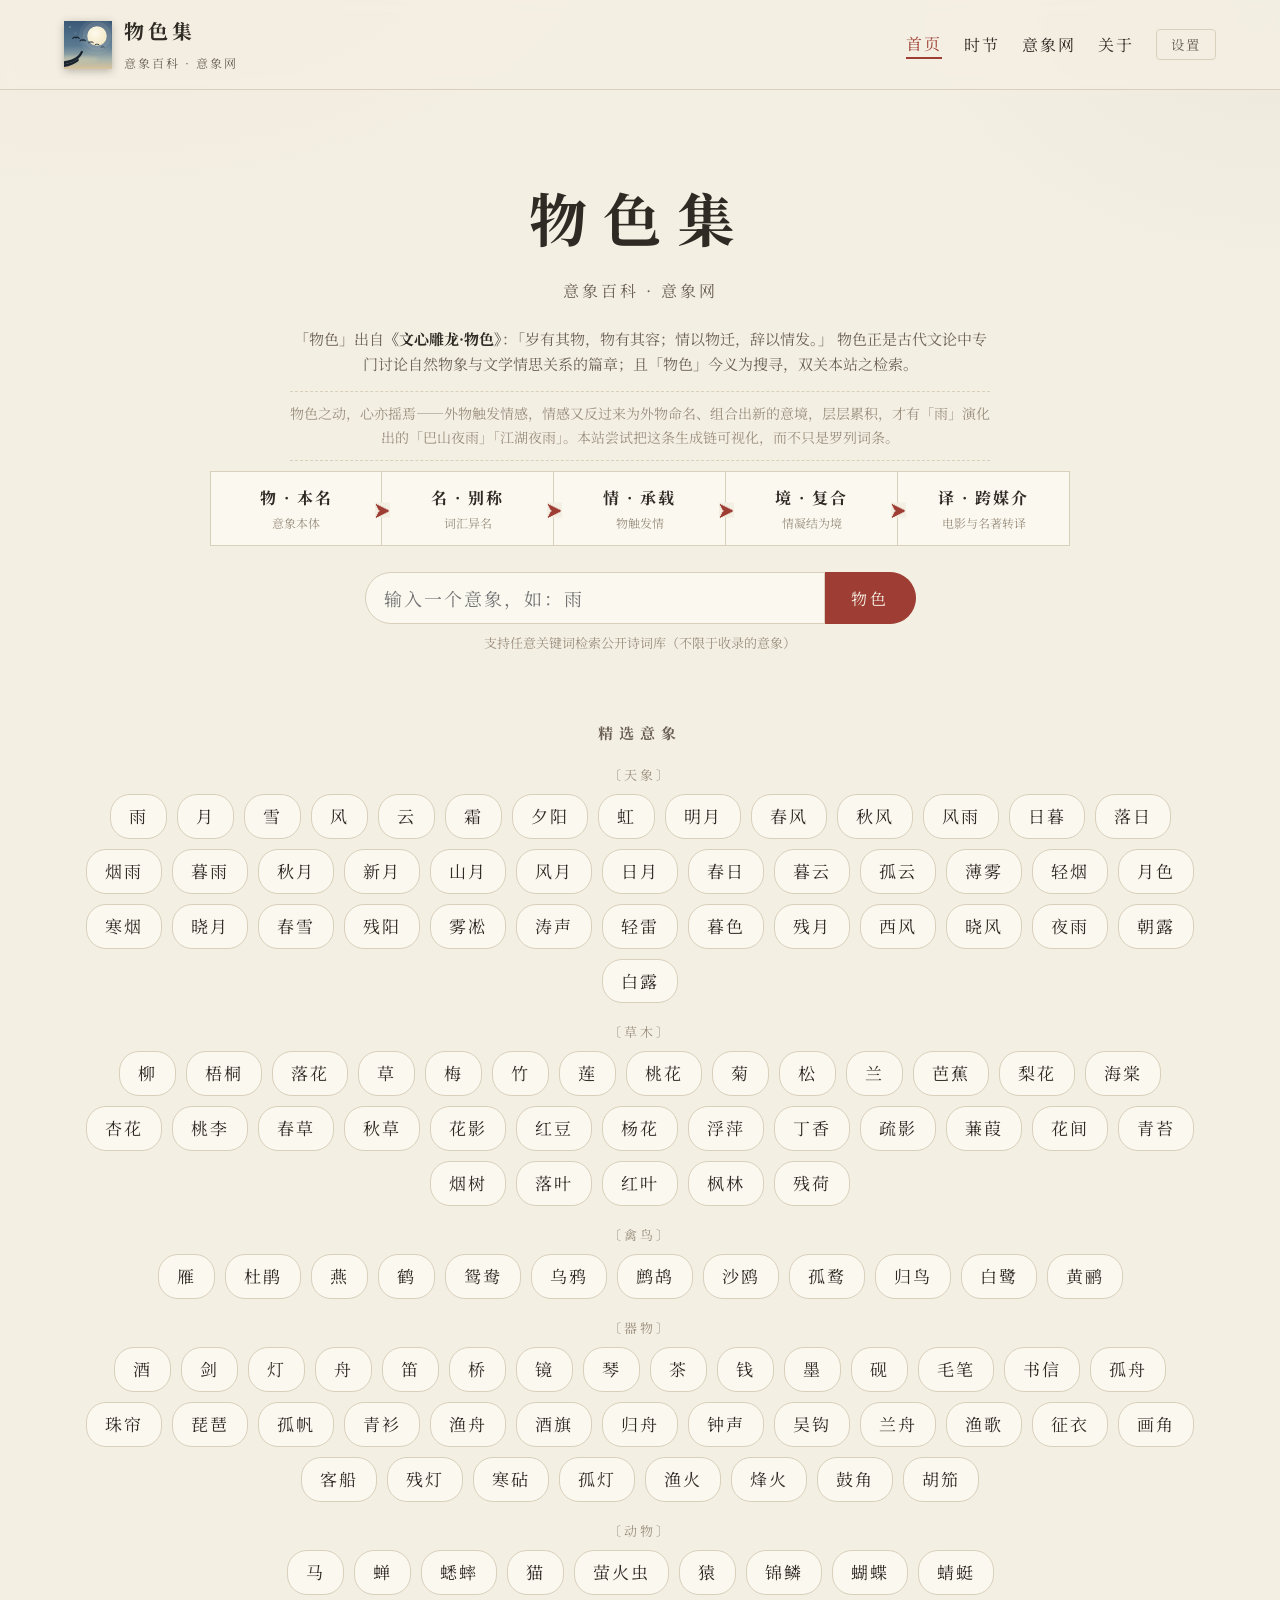
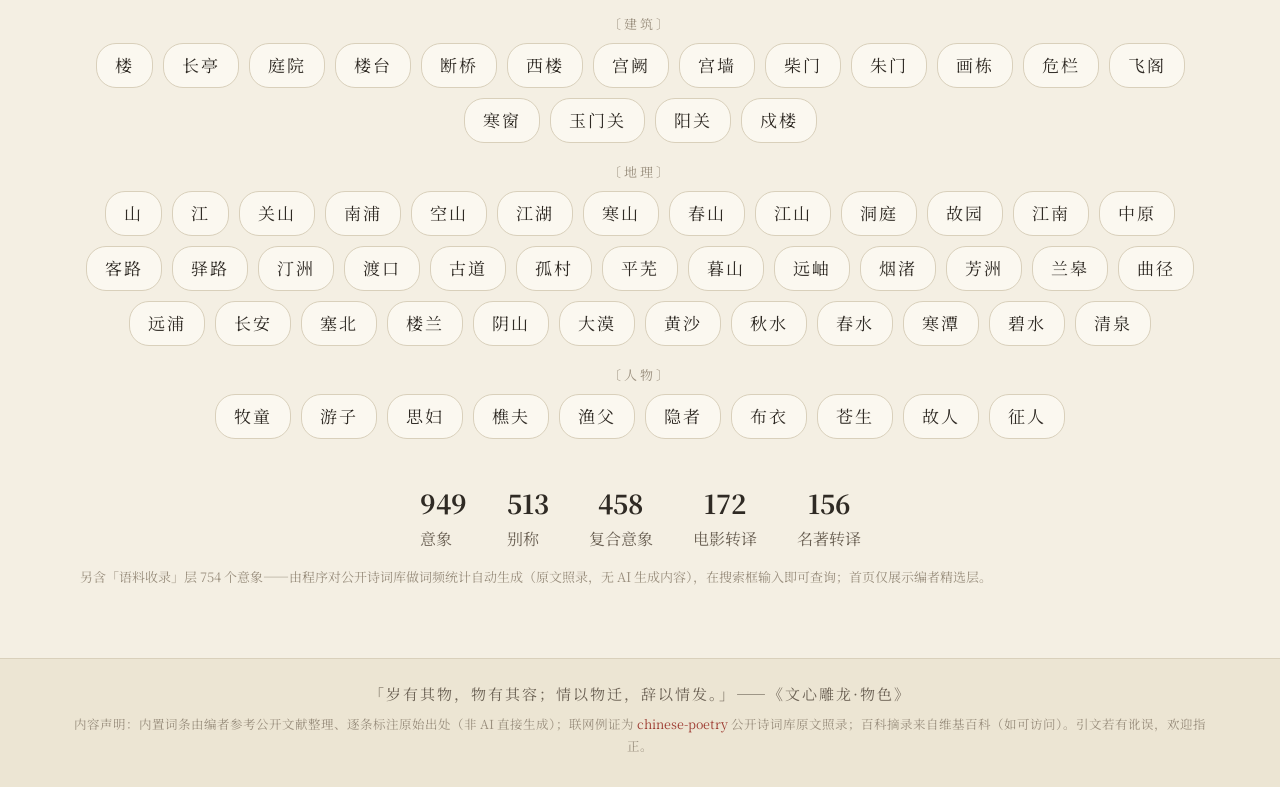
<file: index.html>
<!DOCTYPE html>
<html lang="zh-CN">
<head>
<meta charset="UTF-8">
<meta name="viewport" content="width=device-width, initial-scale=1.0">
<title>物色集 · 意象百科与意象网</title>
<link rel="icon" type="image/svg+xml" href="favicon.svg?v=20260825">
<link rel="alternate icon" type="image/png" href="apple-touch-icon.png?v=20260825">
<link rel="apple-touch-icon" href="apple-touch-icon.png?v=20260825">
<meta name="description" content="物色集——检索中国古典文学中意象的别称、历代流变、电影描写，并绘制意象关系网络。数据来自公开诗词数据库，无 AI 生成内容。">
<link rel="preconnect" href="https://fonts.googleapis.com">
<link rel="preconnect" href="https://fonts.gstatic.com" crossorigin>
<link href="https://fonts.googleapis.com/css2?family=Noto+Serif+SC:wght@400;500;600;700;900&family=Ma+Shan+Zheng&display=swap" rel="stylesheet">
<link rel="stylesheet" href="css/style.css">
</head>
<body>

<header class="site-header">
  <a class="brand" href="#/">
    <span class="seal" aria-hidden="true">
      <svg viewBox="0 0 64 64">
        <defs>
          <linearGradient id="wgNight" x1="0" y1="0" x2="0" y2="1">
            <stop offset="0" stop-color="#3A5876"/>
            <stop offset=".52" stop-color="#5A7A92"/>
            <stop offset=".8" stop-color="#A7B4AC"/>
            <stop offset="1" stop-color="#DAC49C"/>
          </linearGradient>
          <radialGradient id="wgMoon" cx=".4" cy=".35" r=".85">
            <stop offset="0" stop-color="#FDF9EC"/>
            <stop offset="1" stop-color="#F0E4BC"/>
          </radialGradient>
          <filter id="wgMist"><feGaussianBlur stdDeviation="2"/></filter>
        </defs>
        <rect width="64" height="64" fill="url(#wgNight)"/>
        <circle cx="44" cy="20" r="24" fill="#F7EFDA" opacity=".07"/>
        <circle cx="44" cy="20" r="19" fill="#F7EFDA" opacity=".11"/>
        <circle cx="44" cy="20" r="13" fill="url(#wgMoon)"/>
        <circle cx="8"  cy="8"  r=".9"  fill="#F2EBD6" opacity=".6"/>
        <circle cx="15" cy="16" r=".75" fill="#F2EBD6" opacity=".45"/>
        <ellipse cx="18" cy="51" rx="28" ry="4.5" fill="#EDD9AC" opacity=".28" filter="url(#wgMist)"/>
        <g stroke="#1C2733" stroke-width="1.4" stroke-linecap="round" fill="none">
          <path transform="translate(16 22) scale(1.25)"   d="M-3.4 .9 Q-1.3 -1.3 0 .3 Q1.3 -1.3 3.4 .9"/>
          <path transform="translate(25 25.5) scale(1.05)" d="M-3.4 .9 Q-1.3 -1.3 0 .3 Q1.3 -1.3 3.4 .9"/>
          <path transform="translate(36 28) scale(.92)"    d="M-3.4 .9 Q-1.3 -1.3 0 .3 Q1.3 -1.3 3.4 .9"/>
          <path transform="translate(44 31) scale(.78)"    d="M-3.4 .9 Q-1.3 -1.3 0 .3 Q1.3 -1.3 3.4 .9"/>
          <path transform="translate(51.5 34.5) scale(.62)" d="M-3.4 .9 Q-1.3 -1.3 0 .3 Q1.3 -1.3 3.4 .9"/>
        </g>
        <g fill="#18232E">
          <path d="M0 64 L0 53.5 C7 52.6 13.4 50.4 18 46.6 C20 44.9 21.6 42.7 22.6 40.2 L25.2 41.4 C24 44.6 22.1 47.4 19.5 49.8 C15.2 53.8 8.6 56.6 0 57.6 Z"/>
          <path d="M0 61.4 C7.6 60.4 14.6 57.4 19.5 53.4 L19.5 49.8 C15.2 53.8 8.6 56.6 0 57.6 Z"/>
          <circle cx="23.9" cy="40.8" r="1.2"/>
        </g>
      </svg>
    </span>
    <span class="brand-text">
      <strong>物色集</strong>
      <small>意象百科 · 意象网</small>
    </span>
  </a>
  <nav class="site-nav">
    <a href="#/" data-nav="home">首页</a>
    <a href="#/season" data-nav="season">时节</a>
    <a href="#/net" data-nav="net">意象网</a>
    <a href="#/about" data-nav="about">关于</a>
    <button id="btn-settings" class="ghost-btn" type="button">设置</button>
  </nav>
</header>

<main id="view"></main>

<footer class="site-footer">
  <p class="motto">「岁有其物，物有其容；情以物迁，辞以情发。」——《文心雕龙·物色》</p>
  <p class="colophon">
    内容声明：内置词条由编者参考公开文献整理、逐条标注原始出处（非 AI 直接生成）；联网例证为
    <a href="https://github.com/chinese-poetry/chinese-poetry" target="_blank" rel="noopener">chinese-poetry</a>
    公开诗词库原文照录；百科摘录来自维基百科（如可访问）。引文若有讹误，欢迎指正。
  </p>
</footer>

<!-- 设置弹窗 -->
<div id="modal-settings" class="modal hidden" role="dialog" aria-modal="true" aria-label="设置">
  <div class="modal-card">
    <button class="modal-close" type="button" aria-label="关闭">×</button>
    <h3>设置</h3>
    <section>
      <h4>数据镜像</h4>
      <p id="mirror-status" class="muted">未检测</p>
      <button id="btn-mirror-test" class="ghost-btn" type="button">测试并选择最快镜像</button>
    </section>
    <section>
      <h4>本地缓存</h4>
      <p id="cache-status" class="muted">—</p>
      <button id="btn-cache-clear" class="ghost-btn" type="button">清除已缓存数据</button>
    </section>
    <section>
      <h4>代理地址（第二阶段预留）</h4>
      <input id="input-proxy" type="text" placeholder="例如 http://127.0.0.1:8787 （未实现，保存备用）">
      <p class="muted">第二阶段将提供本地代理以接入 ctext.org（中华典籍）等有跨域限制的数据源。</p>
    </section>
  </div>
</div>

<script src="js/data.js"></script>
<script src="js/data-auto.js"></script>
<script src="js/sources.js"></script>
<script src="js/graph.js"></script>
<script src="js/app.js"></script>
</body>
</html>
</file>
<file: css/style.css>
/* ============ 物色集 · 水墨风 ============ */
:root {
  --paper: #f4efe3;
  --paper-deep: #ece5d3;
  --card: #fbf8f0;
  --ink: #2f2a24;
  --ink-soft: #6b6154;
  --ink-faint: #9a8f7e;
  --cinnabar: #9e3d33;      /* 朱砂 */
  --cinnabar-deep: #7c2d26;
  --line: #d9d0bb;
  --line-soft: #e6dfcc;
  --jade: #4a6b57;          /* 黛绿 */
  --indigo: #54627f;        /* 黛蓝 */
  --shadow: 0 2px 10px rgba(63, 54, 40, 0.08);
  --serif: "Noto Serif SC", "Source Han Serif SC", "STZhongsong", "SimSun", serif;
  --brush: "Ma Shan Zheng", "Noto Serif SC", "STKaiti", "KaiTi", serif;
}

* { box-sizing: border-box; margin: 0; padding: 0; }

html { scroll-behavior: smooth; }

body {
  font-family: var(--serif);
  color: var(--ink);
  background:
    radial-gradient(ellipse 900px 500px at 8% -4%, rgba(158, 61, 51, 0.045), transparent 60%),
    radial-gradient(ellipse 700px 500px at 100% 0%, rgba(74, 107, 87, 0.05), transparent 55%),
    radial-gradient(ellipse 800px 600px at 50% 110%, rgba(107, 97, 84, 0.06), transparent 60%),
    var(--paper);
  min-height: 100vh;
  display: flex;
  flex-direction: column;
  line-height: 1.7;
}

a { color: var(--cinnabar); text-decoration: none; }
a:hover { text-decoration: underline; }

/* ============ 顶栏 ============ */
.site-header {
  display: flex;
  align-items: center;
  justify-content: space-between;
  padding: 14px 5vw;
  border-bottom: 1px solid var(--line);
  background: rgba(244, 239, 227, 0.9);
  position: sticky;
  top: 0;
  z-index: 50;
  backdrop-filter: blur(6px);
}

.brand { display: flex; align-items: center; gap: 12px; color: var(--ink); }
.brand:hover { text-decoration: none; }

.seal {
  display: block;
  width: 48px;
  height: 48px;
  flex-shrink: 0;
}
.seal svg {
  display: block;
  width: 100%;
  height: 100%;
  border-radius: 0;
  box-shadow: 0 2px 8px rgba(43, 38, 32, 0.3);
  transition: transform 0.25s ease;
}
.brand:hover .seal svg { transform: rotate(-3deg) scale(1.03); }

.brand-text strong { font-size: 20px; letter-spacing: 4px; display: block; }
.brand-text small { color: var(--ink-soft); letter-spacing: 2px; font-size: 12px; }

.site-nav { display: flex; align-items: center; gap: 22px; }
.site-nav a { color: var(--ink); letter-spacing: 2px; }
.site-nav a:hover { color: var(--cinnabar); text-decoration: none; }
.site-nav a.active { color: var(--cinnabar); border-bottom: 2px solid var(--cinnabar); }

.ghost-btn {
  font-family: var(--serif);
  background: transparent;
  border: 1px solid var(--line);
  color: var(--ink-soft);
  padding: 5px 14px;
  border-radius: 4px;
  cursor: pointer;
  letter-spacing: 2px;
  transition: all 0.2s;
}
.ghost-btn:hover { border-color: var(--cinnabar); color: var(--cinnabar); }

/* ============ 主区 ============ */
#view { flex: 1; width: min(1120px, 92vw); margin: 0 auto; padding: 36px 0 70px; }

.hidden { display: none !important; }
.muted { color: var(--ink-faint); font-size: 13px; }

/* ============ 首页 ============ */
.hero { text-align: center; padding: 42px 0 26px; }
.hero h1 {
  font-size: clamp(38px, 6vw, 58px);
  letter-spacing: 16px;
  font-weight: 700;
  margin-bottom: 10px;
}
.hero .subtitle { color: var(--ink-soft); letter-spacing: 3px; margin-bottom: 22px; }
.hero .origin {
  max-width: 700px;
  margin: 0 auto 6px;
  color: var(--ink-soft);
  font-size: 15px;
}
.hero .origin strong { color: var(--ink); }
.hero .thesis {
  max-width: 700px;
  margin: 14px auto 0;
  font-size: 14px;
  color: var(--ink-faint);
  border-top: 1px dashed var(--line);
  border-bottom: 1px dashed var(--line);
  padding: 10px 0;
}

.search-box { display: flex; justify-content: center; margin: 26px 0 8px; }
.search-box input {
  font-family: var(--serif);
  width: min(460px, 80vw);
  font-size: 18px;
  padding: 12px 18px;
  border: 1.5px solid var(--line);
  border-radius: 26px 0 0 26px;
  background: var(--card);
  color: var(--ink);
  outline: none;
  letter-spacing: 2px;
}
.search-box input:focus { border-color: var(--cinnabar); }
.search-box button {
  font-family: var(--serif);
  font-size: 16px;
  letter-spacing: 3px;
  padding: 12px 26px;
  border: 1.5px solid var(--cinnabar);
  border-left: none;
  border-radius: 0 26px 26px 0;
  background: var(--cinnabar);
  color: #f7f2e6;
  cursor: pointer;
}
.search-box button:hover { background: var(--cinnabar-deep); }
.search-hint { text-align: center; color: var(--ink-faint); font-size: 13px; }

.quick-tags { margin-top: 40px; }
.quick-tags h3, .section-title {
  font-size: 15px;
  letter-spacing: 6px;
  color: var(--ink-soft);
  text-align: center;
  margin-bottom: 18px;
}
.tag-group { margin-bottom: 18px; }
.tag-group .group-label {
  font-size: 13px;
  color: var(--ink-faint);
  letter-spacing: 3px;
  text-align: center;
  margin-bottom: 8px;
}
.tag-cloud { display: flex; flex-wrap: wrap; gap: 10px; justify-content: center; }
.tag {
  font-size: 17px;
  padding: 7px 18px;
  border: 1px solid var(--line);
  border-radius: 20px;
  color: var(--ink);
  background: var(--card);
  letter-spacing: 2px;
  cursor: pointer;
  transition: all 0.18s;
}
.tag:hover {
  border-color: var(--cinnabar);
  color: var(--cinnabar);
  transform: translateY(-2px);
  text-decoration: none;
  box-shadow: var(--shadow);
}

.home-stats {
  display: flex;
  justify-content: center;
  gap: 40px;
  margin-top: 42px;
  color: var(--ink-soft);
}
.home-stats b { display: block; text-align: center; font-size: 26px; color: var(--ink); }

/* 生成链示意（首页） */
.layer-strip {
  display: flex;
  justify-content: center;
  align-items: stretch;
  gap: 0;
  flex-wrap: wrap;
  margin: 10px auto 0;
  max-width: 860px;
}
.layer-cell {
  flex: 1 1 130px;
  min-width: 120px;
  text-align: center;
  padding: 12px 8px;
  border: 1px solid var(--line);
  background: var(--card);
  position: relative;
}
.layer-cell + .layer-cell { border-left: none; }
.layer-cell b { display: block; font-size: 16px; letter-spacing: 2px; }
.layer-cell span { font-size: 12px; color: var(--ink-faint); display: block; margin-top: 2px; }
.layer-cell .arrow {
  position: absolute;
  right: -9px;
  top: 50%;
  transform: translateY(-50%);
  z-index: 2;
  color: var(--cinnabar);
  font-size: 15px;
  background: var(--paper);
  line-height: 1;
}

/* ============ 通用卡片与徽标 ============ */
.card {
  background: var(--card);
  border: 1px solid var(--line-soft);
  border-radius: 8px;
  padding: 20px 22px;
  box-shadow: var(--shadow);
}

.badge {
  display: inline-block;
  font-size: 11px;
  letter-spacing: 1px;
  padding: 1px 8px;
  border-radius: 3px;
  border: 1px solid;
  vertical-align: 2px;
  white-space: nowrap;
}
.badge a { color: inherit; }
.badge-curated { color: var(--cinnabar); border-color: rgba(158, 61, 51, 0.4); background: rgba(158, 61, 51, 0.06); }
.badge-auto { color: var(--jade); border-color: rgba(74, 107, 87, 0.45); background: rgba(74, 107, 87, 0.08); }
.badge-db { color: var(--jade); border-color: rgba(74, 107, 87, 0.4); background: rgba(74, 107, 87, 0.07); }
.badge-wiki { color: var(--indigo); border-color: rgba(84, 98, 127, 0.4); background: rgba(84, 98, 127, 0.07); }
.badge-editor { color: var(--ink-soft); border-color: var(--line); background: var(--paper-deep); }

/* 语料收录层 */
.auto-note { margin-top: 14px; font-size: 13px; line-height: 1.7; }
.stat-bars { display: flex; flex-direction: column; gap: 10px; max-width: 560px; }
.stat-bar-row { display: flex; align-items: center; gap: 12px; }
.stat-label { width: 110px; text-align: right; font-size: 13.5px; color: var(--ink-soft); flex-shrink: 0; }
.stat-track { flex: 1; height: 12px; background: var(--paper-deep); border: 1px solid var(--line-soft); border-radius: 6px; overflow: hidden; }
.stat-fill { display: block; height: 100%; background: linear-gradient(90deg, #9e3d33, #c07a5a); border-radius: 6px; }
.stat-num { width: 40px; font-size: 12.5px; color: var(--ink-faint); }

/* 时节语汇 */
.season-filter { max-width: 420px; margin: 0 0 6px; }
.season-filter input {
  width: 100%; padding: 9px 14px; font: inherit; font-size: 14px;
  color: var(--ink); background: var(--card);
  border: 1px solid var(--line-soft); border-radius: 8px; outline: none;
}
.season-filter input:focus { border-color: rgba(158, 61, 51, 0.45); }
.season-card blockquote { margin: 8px 0 0; }
.season-card .from a { color: var(--cinnabar); }

/* 详情页锚点目录 */
.sec-nav {
  position: sticky; top: 64px; z-index: 6;
  display: flex; flex-wrap: wrap; gap: 8px;
  padding: 10px 0; margin: 0 0 4px;
  background: linear-gradient(to bottom, var(--paper) 78%, transparent);
}
.sec-nav button {
  font: inherit; font-size: 13px; letter-spacing: 1px;
  padding: 4px 14px; cursor: pointer;
  color: var(--ink-soft); background: var(--card);
  border: 1px solid var(--line-soft); border-radius: 999px;
  transition: all 0.2s ease;
}
.sec-nav button:hover { color: var(--cinnabar); border-color: rgba(158, 61, 51, 0.45); }

/* 分享按钮 */
.share-btn { margin-top: 12px; }
@media (max-width: 768px) {
  .sec-nav { top: 56px; }
  .chart-box { height: 430px; }
}

mark {
  background: rgba(158, 61, 51, 0.18);
  color: inherit;
  padding: 0 1px;
  border-radius: 2px;
}

/* ============ 详情页 ============ */
.detail-head {
  position: relative;
  overflow: hidden;
  padding: 26px 10px 18px;
  border-bottom: 1px solid var(--line);
  margin-bottom: 26px;
}
.detail-head .watermark {
  position: absolute;
  right: -20px;
  top: -60px;
  font-family: var(--brush);
  font-size: 260px;
  color: var(--ink);
  opacity: 0.045;
  pointer-events: none;
  user-select: none;
  line-height: 1;
}
.detail-head h1 { font-family: var(--brush); font-size: 52px; letter-spacing: 8px; font-weight: 400; }
.detail-head .cat { color: var(--ink-faint); letter-spacing: 3px; font-size: 14px; margin: 6px 0 12px; }
.detail-head .summary { max-width: 680px; color: var(--ink-soft); font-size: 15px; position: relative; }
.breadcrumb { font-size: 13px; color: var(--ink-faint); margin-bottom: 6px; }

.detail-section { margin: 34px 0; }
.detail-section > h2 {
  font-size: 20px;
  letter-spacing: 6px;
  padding-left: 12px;
  border-left: 4px solid var(--cinnabar);
  margin-bottom: 6px;
}
.section-sub {
  color: var(--ink-faint);
  font-size: 13px;
  margin-bottom: 16px;
  letter-spacing: 1px;
}

/* 别称（词汇层） */
.alias-grid {
  display: grid;
  grid-template-columns: repeat(auto-fill, minmax(300px, 1fr));
  gap: 14px;
}
.alias-card .alias-name { font-size: 22px; letter-spacing: 3px; }
.alias-card .alias-name .kind { font-size: 12px; color: var(--ink-faint); margin-left: 8px; letter-spacing: 1px; }
.alias-card .note { color: var(--ink-soft); font-size: 13px; margin-top: 4px; }
.alias-card blockquote {
  margin: 10px 0 6px;
  padding: 8px 14px;
  border-left: 3px solid var(--line);
  background: var(--paper);
  font-size: 15px;
}
.alias-card .from { font-size: 13px; color: var(--ink-faint); }

/* 情感层 */
.emotion-grid { display: grid; grid-template-columns: repeat(auto-fill, minmax(320px, 1fr)); gap: 14px; }
.emotion-card { border-top: 3px solid var(--cinnabar); }
.emotion-card .emotion-name { font-size: 19px; letter-spacing: 3px; }
.emotion-card .note { font-size: 13.5px; color: var(--ink-soft); margin-top: 4px; }
.emotion-card .evi { margin-top: 10px; font-size: 14.5px; }
.emotion-card .evi .from { display: block; font-size: 13px; color: var(--ink-faint); }

/* 复合意象层 */
.compound-grid { display: grid; grid-template-columns: repeat(auto-fill, minmax(340px, 1fr)); gap: 14px; }
.compound-card { border-top: 3px solid var(--jade); }
.compound-card .compound-name { font-size: 19px; letter-spacing: 2px; }
.compound-card .formula {
  display: inline-block;
  font-size: 12px;
  color: var(--jade);
  border: 1px dashed rgba(74, 107, 87, 0.5);
  border-radius: 12px;
  padding: 1px 10px;
  margin: 6px 0;
  letter-spacing: 1px;
}
.compound-card .carries { font-size: 13px; color: var(--cinnabar); margin-left: 6px; }
.compound-card blockquote {
  margin: 8px 0 6px;
  padding: 8px 14px;
  border-left: 3px solid var(--line);
  background: var(--paper);
  font-size: 15px;
}
.compound-card .from { font-size: 13px; color: var(--ink-faint); }
.compound-card .note { font-size: 13.5px; color: var(--ink-soft); margin-top: 6px; }

/* 电影（跨媒介层） */
.film-grid { display: grid; grid-template-columns: repeat(auto-fill, minmax(360px, 1fr)); gap: 14px; }
.film-card { border-top: 3px solid var(--indigo); }
.film-card .film-title { font-size: 17px; letter-spacing: 1px; }
.film-card .film-meta { color: var(--ink-faint); font-size: 13px; margin: 2px 0 8px; }
.film-card .scene { font-size: 14px; color: var(--ink-soft); }
.film-card .emotion-line { font-size: 13.5px; margin-top: 8px; }
.film-card .emotion-line b { color: var(--cinnabar); }
.film-card .lineage {
  margin-top: 8px;
  font-size: 13.5px;
  color: var(--ink-soft);
  background: var(--paper);
  border-left: 3px solid var(--indigo);
  padding: 8px 12px;
}
.film-card .lineage b { color: var(--indigo); letter-spacing: 1px; }

/* 历代流变时间轴 */
.timeline { position: relative; padding-left: 26px; max-width: 780px; }
.timeline::before {
  content: "";
  position: absolute;
  left: 7px;
  top: 8px;
  bottom: 8px;
  width: 1.5px;
  background: var(--line);
}
.era-item { position: relative; padding: 0 0 24px 18px; }
.era-item::before {
  content: "";
  position: absolute;
  left: -24px;
  top: 9px;
  width: 11px;
  height: 11px;
  border-radius: 50%;
  background: var(--paper);
  border: 2.5px solid var(--cinnabar);
}
.era-item .era-name {
  display: inline-block;
  letter-spacing: 3px;
  color: var(--cinnabar);
  font-size: 15px;
  margin-bottom: 8px;
  font-weight: 700;
}
.era-quote { font-size: 16px; margin-bottom: 4px; }
.era-meta { font-size: 13px; color: var(--ink-faint); }
.era-note { font-size: 14px; color: var(--ink-soft); margin-top: 4px; }

/* 联网例证 */
.online-controls {
  display: flex;
  flex-wrap: wrap;
  align-items: center;
  gap: 10px 16px;
  padding: 14px 16px;
  background: var(--paper-deep);
  border-radius: 6px;
  margin-bottom: 14px;
}
.online-controls label { font-size: 14px; color: var(--ink-soft); cursor: pointer; user-select: none; }
.online-controls input[type="checkbox"] { accent-color: var(--cinnabar); vertical-align: -2px; margin-right: 4px; }
.run-btn {
  font-family: var(--serif);
  background: var(--jade);
  color: #f4efe3;
  border: none;
  border-radius: 4px;
  padding: 8px 22px;
  font-size: 15px;
  letter-spacing: 3px;
  cursor: pointer;
}
.run-btn:hover { filter: brightness(1.1); }
.run-btn:disabled { opacity: 0.5; cursor: default; }
.stop-btn { background: var(--ink-soft); }
.online-progress { font-size: 13px; color: var(--ink-faint); margin: 8px 2px; }
.result-group { margin-bottom: 18px; }
.result-group h4 {
  font-size: 14px;
  letter-spacing: 3px;
  color: var(--jade);
  border-bottom: 1px dashed var(--line);
  padding-bottom: 4px;
  margin-bottom: 8px;
}
.result-item {
  padding: 8px 14px;
  border-left: 3px solid var(--line-soft);
  margin-bottom: 8px;
  background: var(--card);
  border-radius: 0 4px 4px 0;
}
.result-item .line { font-size: 15.5px; }
.result-item .meta { font-size: 13px; color: var(--ink-faint); margin-top: 2px; }

/* 维基 */
.wiki-block .extract { font-size: 14.5px; color: var(--ink-soft); }
.wiki-fail { color: var(--ink-faint); font-size: 14px; }

/* 图表容器 */
.chart-box {
  width: 100%;
  height: 560px;
  background: var(--card);
  border: 1px solid var(--line-soft);
  border-radius: 8px;
  box-shadow: var(--shadow);
}
.chart-box.tall { height: 680px; }
.graph-fallback { padding: 20px; }
.graph-fallback li { margin: 6px 0; list-style: none; }

/* 空态 */
.empty-note {
  text-align: center;
  color: var(--ink-faint);
  padding: 26px 0;
  letter-spacing: 2px;
}

/* ============ 意象网视图 ============ */
.net-controls {
  display: flex;
  flex-wrap: wrap;
  gap: 8px 18px;
  align-items: center;
  justify-content: center;
  margin-bottom: 16px;
}
.net-controls label { font-size: 14px; color: var(--ink-soft); cursor: pointer; }
.net-controls input[type="checkbox"] { accent-color: var(--cinnabar); vertical-align: -2px; margin-right: 4px; }
.net-hint { text-align: center; margin-top: 10px; }

/* ============ 弹窗 ============ */
.modal {
  position: fixed;
  inset: 0;
  background: rgba(47, 42, 36, 0.45);
  display: flex;
  align-items: center;
  justify-content: center;
  z-index: 200;
}
.modal-card {
  width: min(520px, 90vw);
  background: var(--card);
  border: 1px solid var(--line);
  border-radius: 10px;
  padding: 26px 28px;
  position: relative;
  box-shadow: 0 10px 40px rgba(0, 0, 0, 0.2);
  max-height: 86vh;
  overflow: auto;
}
.modal-card h3 { letter-spacing: 4px; margin-bottom: 14px; }
.modal-card section { margin-bottom: 18px; }
.modal-card h4 { font-size: 14px; letter-spacing: 2px; color: var(--ink-soft); margin-bottom: 6px; }
.modal-card input[type="text"] {
  width: 100%;
  font-family: var(--serif);
  padding: 8px 12px;
  border: 1px solid var(--line);
  border-radius: 4px;
  background: var(--paper);
  color: var(--ink);
}
.modal-close {
  position: absolute;
  right: 14px;
  top: 10px;
  background: none;
  border: none;
  font-size: 22px;
  color: var(--ink-faint);
  cursor: pointer;
}

/* ============ 页脚 ============ */
.site-footer {
  border-top: 1px solid var(--line);
  padding: 22px 5vw 30px;
  text-align: center;
  background: var(--paper-deep);
}
.site-footer .motto { color: var(--ink-soft); letter-spacing: 2px; margin-bottom: 8px; font-size: 15px; }
.site-footer .colophon { color: var(--ink-faint); font-size: 12.5px; }

/* ============ 关于页 ============ */
.about-page h2 { letter-spacing: 4px; margin: 26px 0 12px; font-size: 19px; }
.about-page p, .about-page li { color: var(--ink-soft); font-size: 15px; max-width: 780px; }
.about-page ul { padding-left: 22px; margin: 8px 0; }
.about-page li { margin: 4px 0; }
.noai {
  border: 1.5px solid var(--cinnabar);
  border-radius: 8px;
  padding: 14px 18px;
  color: var(--cinnabar-deep);
  background: rgba(158, 61, 51, 0.05);
  max-width: 780px;
  letter-spacing: 1px;
  margin-top: 10px;
}

/* ============ 响应式 ============ */
@media (max-width: 640px) {
  .site-header { padding: 10px 4vw; }
  .site-nav { gap: 12px; }
  .site-nav a { font-size: 14px; }
  .detail-head h1 { font-size: 34px; }
  .chart-box { height: 440px; }
  .home-stats { gap: 20px; }
  .layer-cell .arrow { display: none; }
}
</file>
